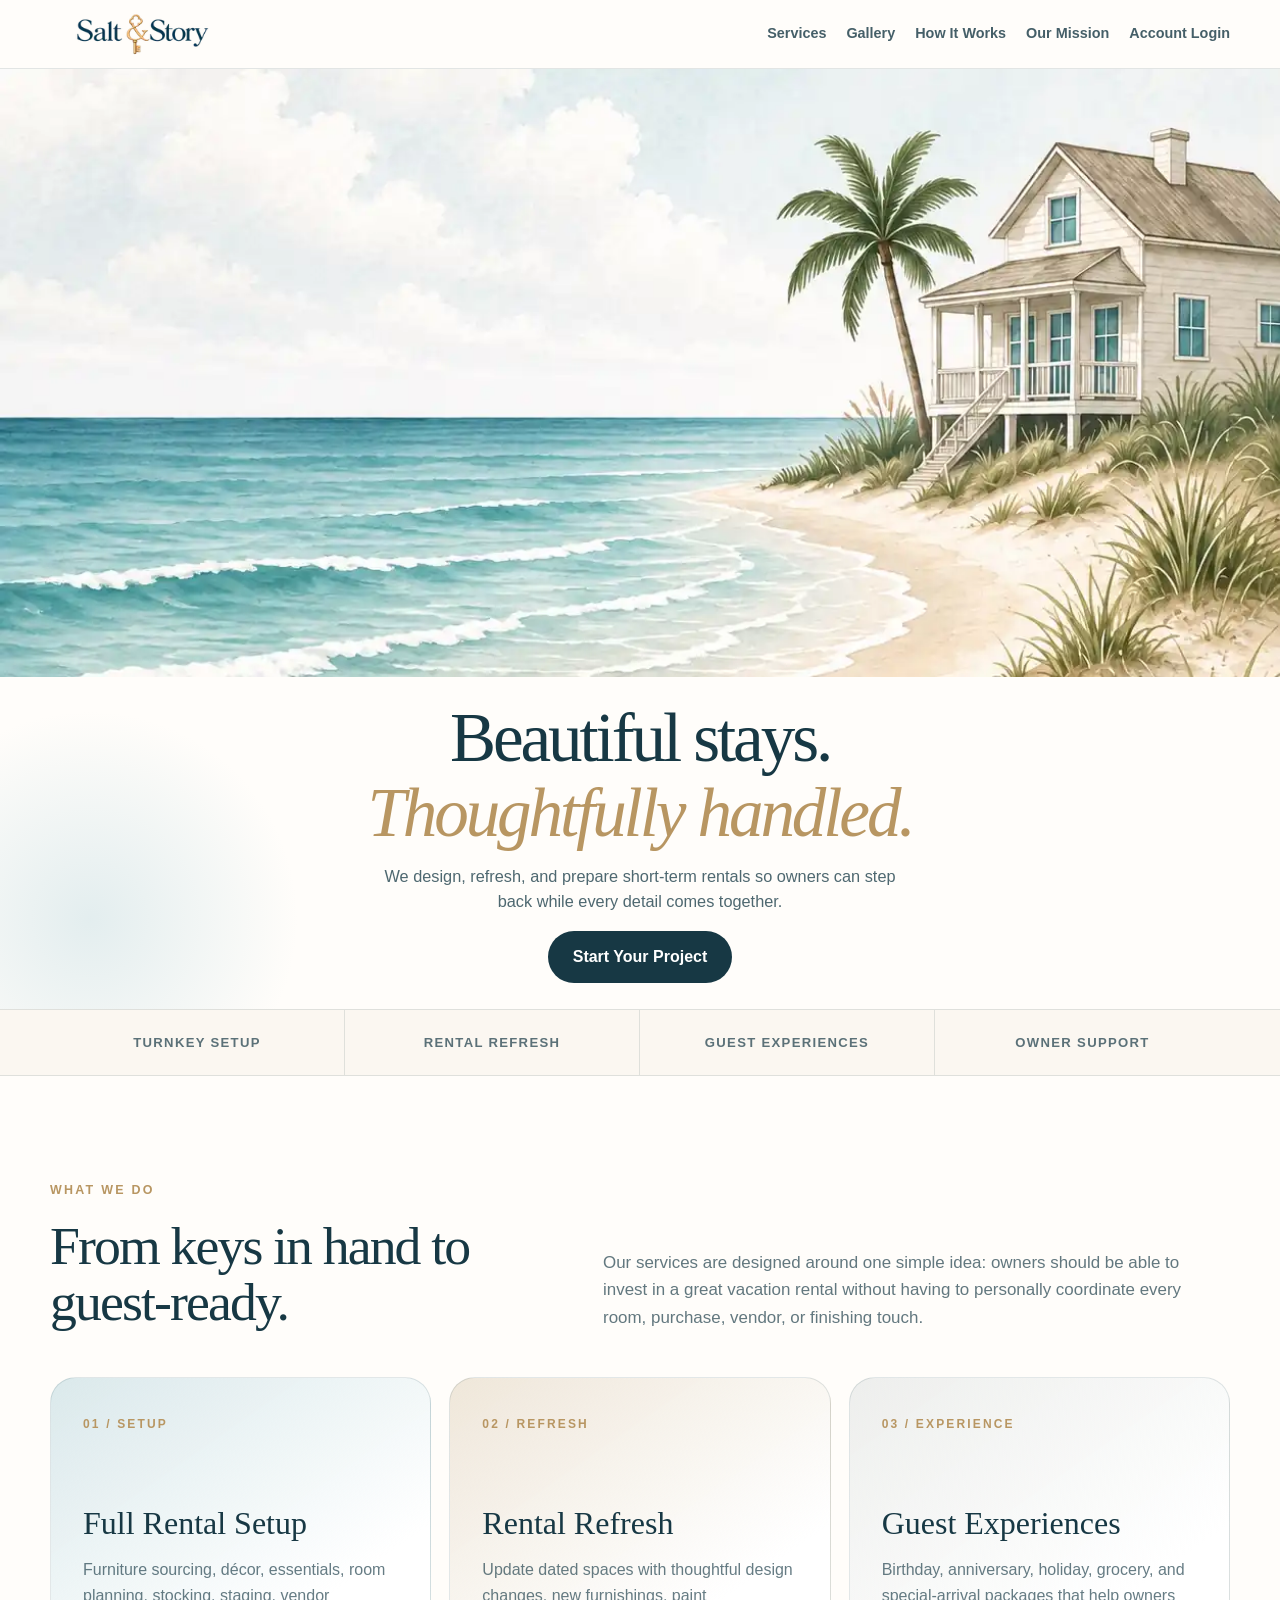
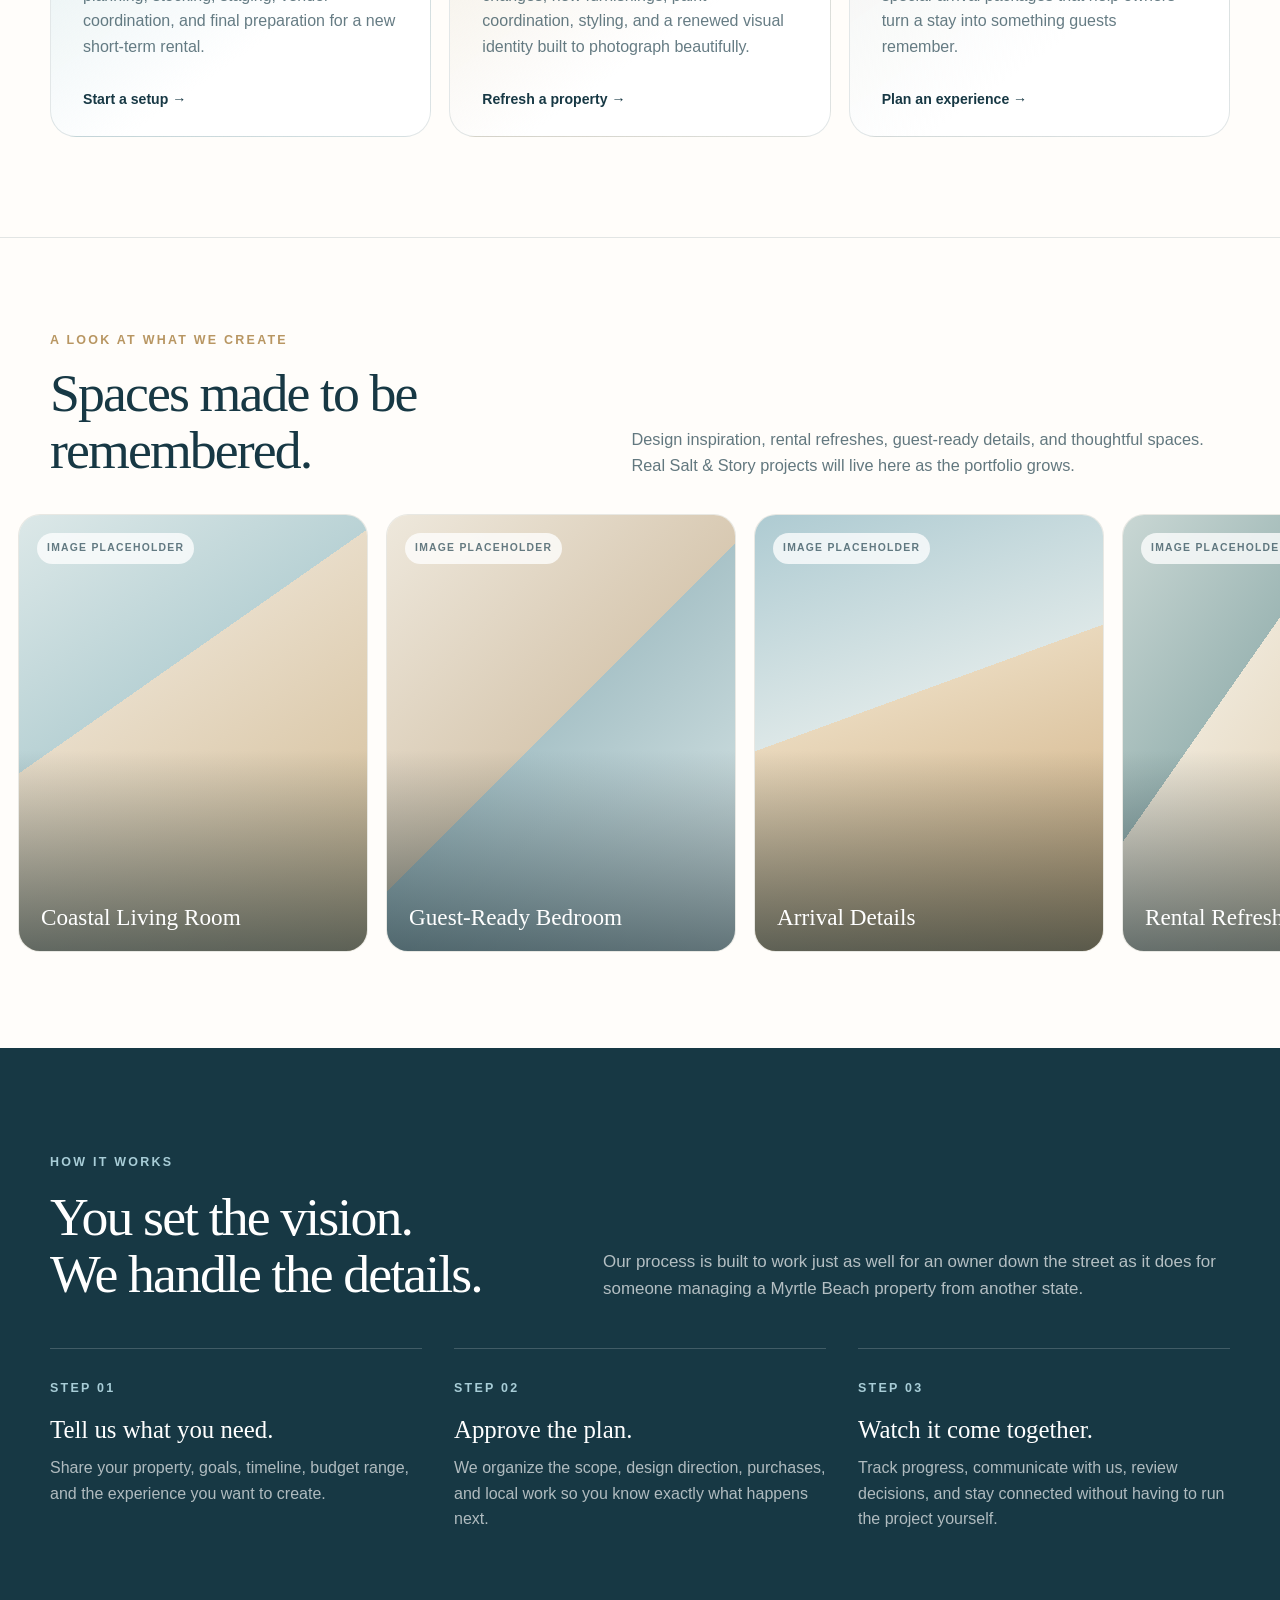
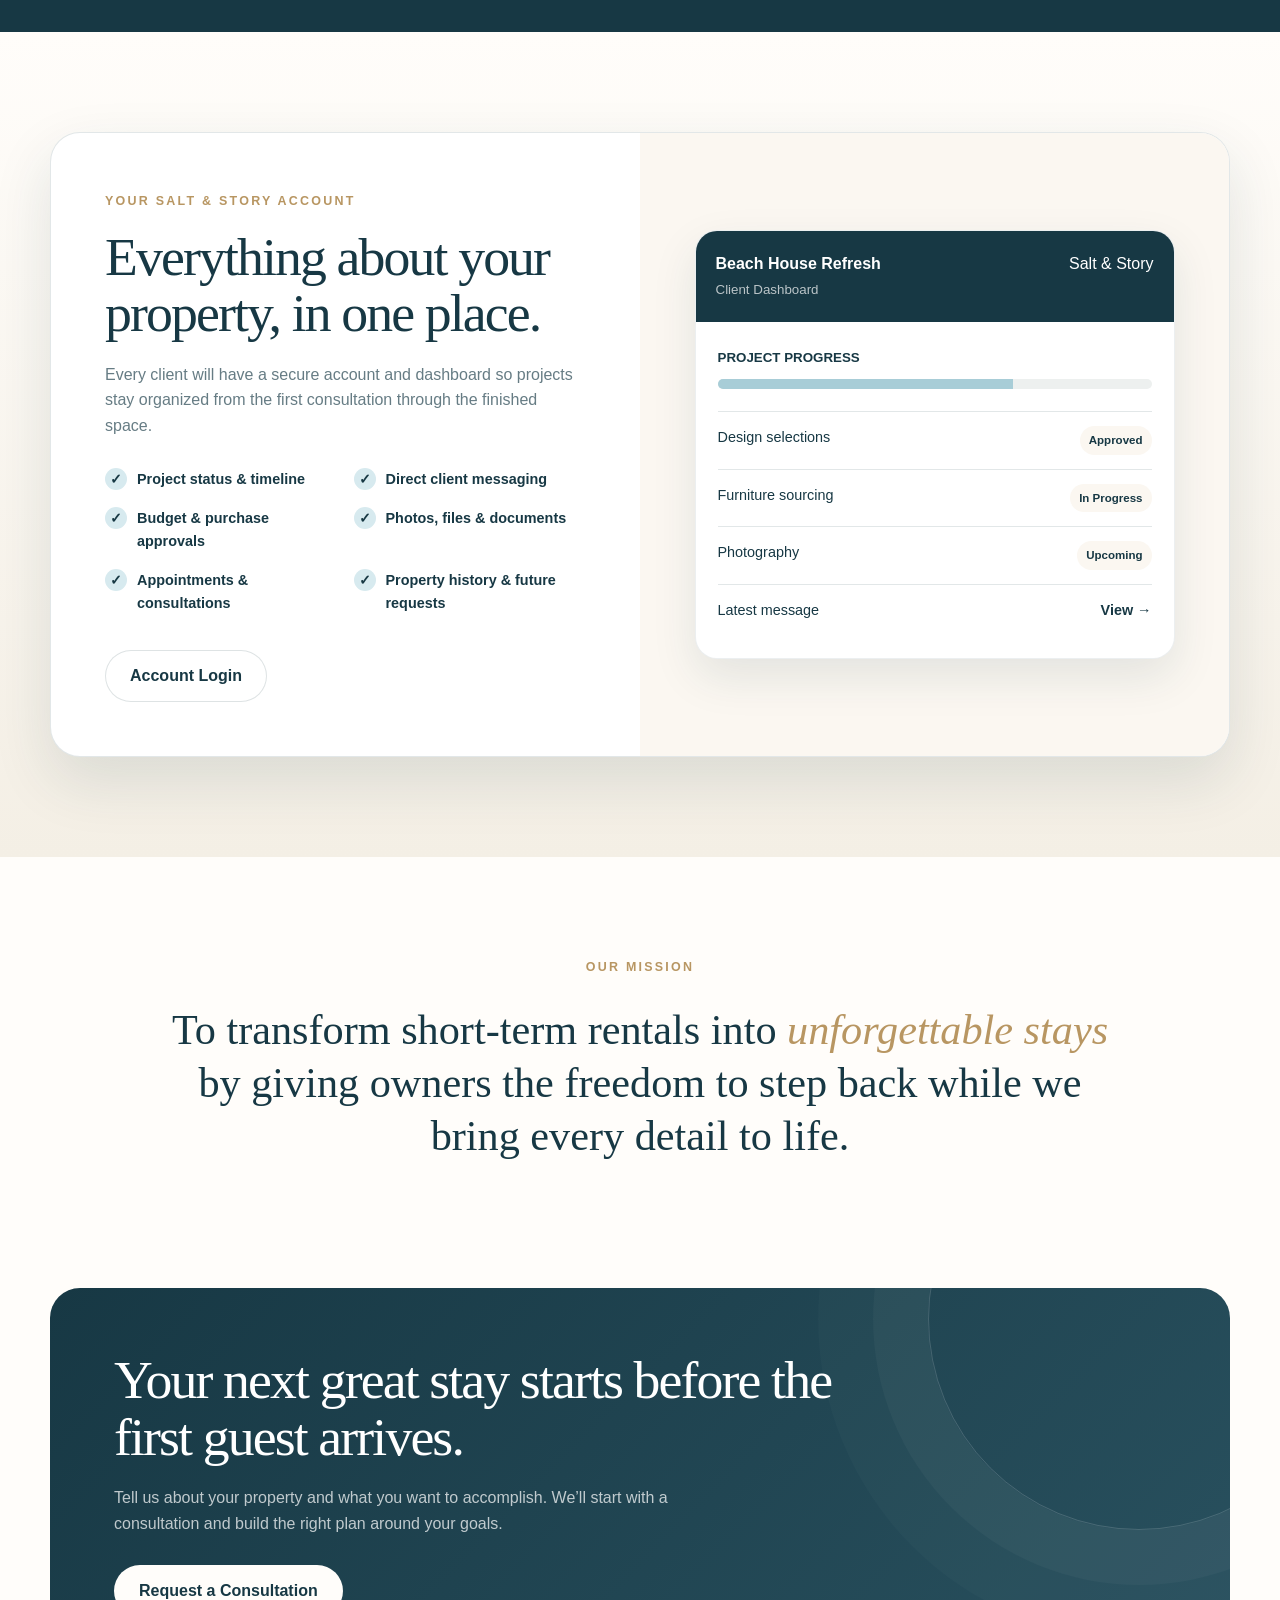
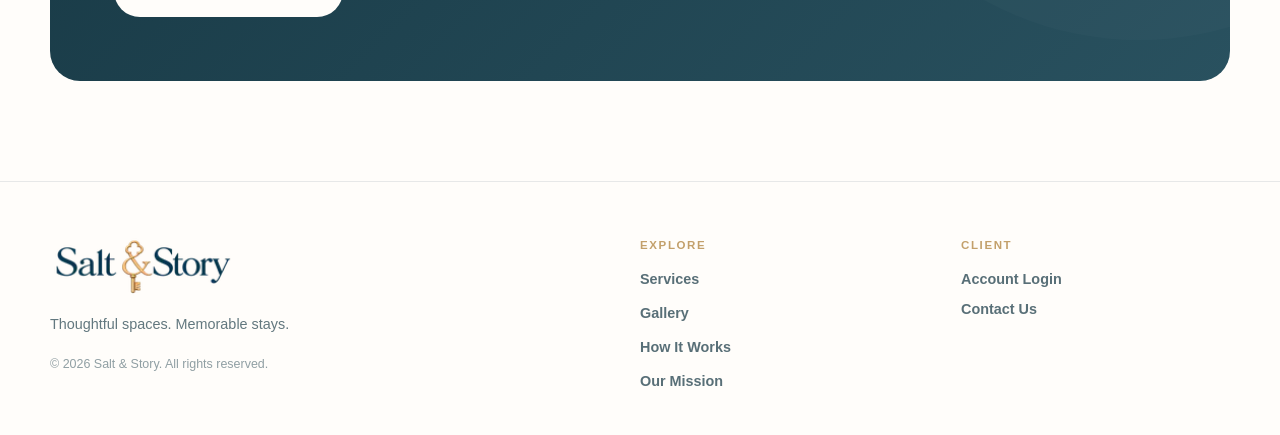
<file: index.html>
<!DOCTYPE html>
<html lang="en">
<head>
<meta charset="UTF-8" />
<meta name="viewport" content="width=device-width, initial-scale=1.0" />
<title>Salt & Story | Vacation Rental Setup & Design</title>
<meta name="description" content="Done-for-you short-term rental setup, refresh, design, and guest experience services for vacation rental owners." />
<link rel="stylesheet" href="hero.css">
<link rel="stylesheet" href="wordmark.css">
<link rel="stylesheet" href="index-1.css">
<link rel="stylesheet" href="index-2.css">
<link rel="stylesheet" href="index-3.css">
<link rel="stylesheet" href="index-4.css">
<link rel="stylesheet" href="index-5.css">
</head>
<body>
<header class="site-header">
  <div class="unified-nav">
    <a href="./index.html" class="brand" aria-label="Salt & Story home"><img class="brand-wordmark" src="data:image/svg+xml,%3Csvg xmlns=%22http://www.w3.org/2000/svg%22 viewBox=%220 0 3 1%22%3E%3C/svg%3E" alt="Salt & Story"></a>
    <nav class="desktop-nav" aria-label="Primary navigation"><a href="./index.html#services">Services</a><a href="./index.html#gallery">Gallery</a><a href="./index.html#process">How It Works</a><a href="./index.html#mission">Our Mission</a><a href="./login.html">Account Login</a></nav>
    <details class="nav-menu"><summary class="menu-toggle" aria-label="Open menu"><span></span><span></span><span></span></summary><nav class="menu-panel" aria-label="Mobile navigation"><a href="./index.html">Home</a><a href="./index.html#services">Services</a><a href="./index.html#gallery">Gallery</a><a href="./index.html#process">How It Works</a><a href="./index.html#mission">Our Mission</a><a href="./login.html">Account Login</a></nav></details>
  </div>
</header>
<main id="top">
  <section class="hero"><div class="container hero-stack"><div class="hero-brand-visual hero-brand-top" aria-label="Salt & Story coastal brand illustration"></div><div class="hero-panel hero-panel-centered"><h1>Beautiful stays.<br><em>Thoughtfully handled.</em></h1><p class="hero-copy">We design, refresh, and prepare short-term rentals so owners can step back while every detail comes together.</p><div class="hero-actions"><button class="btn btn-primary" onclick="openConsultation()">Start Your Project</button></div></div></div></section>
  <section class="trust-strip" aria-label="Core capabilities"><div class="container trust-grid"><div class="trust-item">Turnkey Setup</div><div class="trust-item">Rental Refresh</div><div class="trust-item">Guest Experiences</div><div class="trust-item">Owner Support</div></div></section>
  <section class="section" id="services"><div class="container"><div class="section-head"><div><span class="eyebrow">What we do</span><h2 style="margin-top:16px;">From keys in hand to guest-ready.</h2></div><p>Our services are designed around one simple idea: owners should be able to invest in a great vacation rental without having to personally coordinate every room, purchase, vendor, or finishing touch.</p></div><div class="services-grid">
    <article class="service-card"><span class="service-number">01 / SETUP</span><h3>Full Rental Setup</h3><p>Furniture sourcing, décor, essentials, room planning, stocking, staging, vendor coordination, and final preparation for a new short-term rental.</p><button class="service-link" onclick="openConsultation('Full Rental Setup')">Start a setup →</button></article>
    <article class="service-card"><span class="service-number">02 / REFRESH</span><h3>Rental Refresh</h3><p>Update dated spaces with thoughtful design changes, new furnishings, paint coordination, styling, and a renewed visual identity built to photograph beautifully.</p><button class="service-link" onclick="openConsultation('Rental Refresh')">Refresh a property →</button></article>
    <article class="service-card"><span class="service-number">03 / EXPERIENCE</span><h3>Guest Experiences</h3><p>Birthday, anniversary, holiday, grocery, and special-arrival packages that help owners turn a stay into something guests remember.</p><button class="service-link" onclick="openConsultation('Guest Experiences')">Plan an experience →</button></article>
  </div></div></section>
  <section class="gallery-section" id="gallery" aria-labelledby="galleryTitle"><div class="container gallery-heading"><div><span class="eyebrow">A look at what we create</span><h2 id="galleryTitle">Spaces made to be remembered.</h2></div><p>Design inspiration, rental refreshes, guest-ready details, and thoughtful spaces. Real Salt & Story projects will live here as the portfolio grows.</p></div><div class="gallery-rail-wrap" aria-label="Scrolling Salt & Story gallery"><div class="gallery-rail">
    <div class="gallery-card gallery-a"><span>Coastal Living Room</span></div><div class="gallery-card gallery-b"><span>Guest-Ready Bedroom</span></div><div class="gallery-card gallery-c"><span>Arrival Details</span></div><div class="gallery-card gallery-d"><span>Rental Refresh</span></div><div class="gallery-card gallery-e"><span>Styled Dining Space</span></div><div class="gallery-card gallery-f"><span>Special Occasion Setup</span></div>
    <div class="gallery-card gallery-a" aria-hidden="true"><span>Coastal Living Room</span></div><div class="gallery-card gallery-b" aria-hidden="true"><span>Guest-Ready Bedroom</span></div><div class="gallery-card gallery-c" aria-hidden="true"><span>Arrival Details</span></div><div class="gallery-card gallery-d" aria-hidden="true"><span>Rental Refresh</span></div><div class="gallery-card gallery-e" aria-hidden="true"><span>Styled Dining Space</span></div><div class="gallery-card gallery-f" aria-hidden="true"><span>Special Occasion Setup</span></div>
  </div></div></section>
  <section class="section how" id="process"><div class="container"><div class="section-head"><div><span class="eyebrow">How it works</span><h2 style="margin-top:16px;">You set the vision.<br>We handle the details.</h2></div><p>Our process is built to work just as well for an owner down the street as it does for someone managing a Myrtle Beach property from another state.</p></div><div class="steps"><div class="step"><strong>STEP 01</strong><h3>Tell us what you need.</h3><p>Share your property, goals, timeline, budget range, and the experience you want to create.</p></div><div class="step"><strong>STEP 02</strong><h3>Approve the plan.</h3><p>We organize the scope, design direction, purchases, and local work so you know exactly what happens next.</p></div><div class="step"><strong>STEP 03</strong><h3>Watch it come together.</h3><p>Track progress, communicate with us, review decisions, and stay connected without having to run the project yourself.</p></div></div></div></section>
  <section class="portal" id="portal"><div class="container portal-card"><div class="portal-copy"><span class="eyebrow">Your Salt & Story account</span><h2>Everything about your property, in one place.</h2><p>Every client will have a secure account and dashboard so projects stay organized from the first consultation through the finished space.</p><div class="portal-features"><div class="portal-feature"><span class="check">✓</span><span>Project status & timeline</span></div><div class="portal-feature"><span class="check">✓</span><span>Direct client messaging</span></div><div class="portal-feature"><span class="check">✓</span><span>Budget & purchase approvals</span></div><div class="portal-feature"><span class="check">✓</span><span>Photos, files & documents</span></div><div class="portal-feature"><span class="check">✓</span><span>Appointments & consultations</span></div><div class="portal-feature"><span class="check">✓</span><span>Property history & future requests</span></div></div><button class="btn btn-secondary" onclick="window.location.href='login.html'">Account Login</button></div><div class="portal-preview"><div class="dashboard" aria-label="Client dashboard preview"><div class="dash-top"><div><strong>Beach House Refresh</strong><br><small>Client Dashboard</small></div><span>Salt & Story</span></div><div class="dash-body"><small style="font-weight:800;">PROJECT PROGRESS</small><div class="progress"><span></span></div><div class="dash-row"><span>Design selections</span><span class="status">Approved</span></div><div class="dash-row"><span>Furniture sourcing</span><span class="status">In Progress</span></div><div class="dash-row"><span>Photography</span><span class="status">Upcoming</span></div><div class="dash-row"><span>Latest message</span><strong>View →</strong></div></div></div></div></div></section>
  <section class="mission" id="mission"><div class="container"><span class="eyebrow">Our mission</span><blockquote>To transform short-term rentals into <em>unforgettable stays</em> by giving owners the freedom to step back while we bring every detail to life.</blockquote></div></section>
  <section class="cta"><div class="container cta-card"><h2>Your next great stay starts before the first guest arrives.</h2><p>Tell us about your property and what you want to accomplish. We’ll start with a consultation and build the right plan around your goals.</p><button class="btn btn-light" onclick="openConsultation()">Request a Consultation</button></div></section>
</main>
<footer class="site-footer"><div class="container footer-grid"><div class="footer-brand-block"><a href="./index.html" class="footer-brand-link" aria-label="Salt & Story home"><img class="footer-logo brand-wordmark" src="data:image/svg+xml,%3Csvg xmlns=%22http://www.w3.org/2000/svg%22 viewBox=%220 0 3 1%22%3E%3C/svg%3E" alt="Salt & Story"></a><p class="footer-tagline">Thoughtful spaces. Memorable stays.</p><div class="copyright">© 2026 Salt & Story. All rights reserved.</div></div><nav class="footer-menu-group" aria-label="Explore"><div class="footer-menu-title">Explore</div><a href="./index.html#services">Services</a><a href="./index.html#gallery">Gallery</a><a href="./index.html#process">How It Works</a><a href="./index.html#mission">Our Mission</a></nav><nav class="footer-menu-group" aria-label="Client"><div class="footer-menu-title">Client</div><a href="./login.html">Account Login</a><button class="footer-contact-link" type="button" onclick="openConsultation()">Contact Us</button></nav></div></footer>
<div class="modal" id="consultModal" role="dialog" aria-modal="true" aria-labelledby="consultTitle"><div class="modal-card"><div id="formWrap"><div class="modal-top"><div><span class="eyebrow">Start your project</span><h3 id="consultTitle" style="margin-top:10px;">Request a consultation</h3></div><button class="close" onclick="closeModal('consultModal')" aria-label="Close">×</button></div><form id="consultForm"><div class="form-grid">
  <div class="field"><label for="name">NAME</label><input id="name" name="name" required maxlength="120" autocomplete="name" placeholder="Your name" /></div>
  <div class="field"><label for="email">EMAIL</label><input id="email" name="email" type="email" required maxlength="200" autocomplete="email" placeholder="you@example.com" /></div>
  <div class="field"><label for="phone">PHONE</label><input id="phone" name="phone" type="tel" maxlength="60" autocomplete="tel" placeholder="(555) 555-5555" /></div>
  <div class="field"><label for="property">PROPERTY LOCATION</label><input id="property" name="property" maxlength="300" placeholder="City or property address" /></div>
  <div class="field full"><label for="service">WHAT CAN WE HELP WITH?</label><select id="service" name="service"><option>Full Rental Setup</option><option>Rental Refresh</option><option>Guest Experiences</option><option>Owner Consulting</option><option>I'm not sure yet</option></select></div>
  <div class="field full"><label for="message">TELL US ABOUT THE PROPERTY</label><textarea id="message" name="message" maxlength="3000" placeholder="What are you hoping to accomplish?"></textarea></div>
  <div aria-hidden="true" style="position:absolute;left:-10000px;top:auto;width:1px;height:1px;overflow:hidden"><label for="website">Website</label><input id="website" name="website" tabindex="-1" autocomplete="off"></div>
</div><div class="form-actions"><button class="btn btn-primary" id="consultSubmit" type="submit">Request Consultation</button></div><div class="form-note" id="consultStatus" aria-live="polite">Your request goes directly to the Salt & Story team. We’ll follow up using the contact information you provide.</div></form></div><div class="success" id="successState"><div class="success-mark">✓</div><h3>We’ve got your request.</h3><p style="margin:12px auto 24px;max-width:460px;color:rgba(23,56,68,.66);">Thanks for reaching out. Salt & Story will review your property details and follow up using the email or phone number you provided.</p><button class="btn btn-primary" onclick="closeModal('consultModal')">Done</button></div></div></div>
<script>
const LEAD_ENDPOINT='https://mqiofvksgipmowyfjqjn.supabase.co/functions/v1/salt-story-lead-submit';
const SUPABASE_PUBLISHABLE_KEY='sb_publishable_a2gI08GTG1ON5hDwnNvw-g_QUH4SbsB';
function openConsultation(service){const modal=document.getElementById('consultModal');document.getElementById('formWrap').style.display='block';document.getElementById('successState').classList.remove('show');const status=document.getElementById('consultStatus');status.textContent='Your request goes directly to the Salt & Story team. We’ll follow up using the contact information you provide.';status.style.color='';modal.classList.add('open');document.body.style.overflow='hidden';if(service)document.getElementById('service').value=service}
function closeModal(id){document.getElementById(id).classList.remove('open');document.body.style.overflow=''}
function showPortalMessage(){window.location.href='./login.html'}
document.querySelectorAll('.modal').forEach(modal=>modal.addEventListener('click',e=>{if(e.target===modal)closeModal(modal.id)}));
document.addEventListener('keydown',e=>{if(e.key==='Escape')document.querySelectorAll('.modal.open').forEach(m=>closeModal(m.id))});
document.getElementById('consultForm').addEventListener('submit',async e=>{e.preventDefault();const form=e.currentTarget,button=document.getElementById('consultSubmit'),status=document.getElementById('consultStatus'),data=Object.fromEntries(new FormData(form).entries());button.disabled=true;button.textContent='Sending…';status.textContent='Sending your request securely…';status.style.color='';try{const response=await fetch(LEAD_ENDPOINT,{method:'POST',headers:{'Content-Type':'application/json','apikey':SUPABASE_PUBLISHABLE_KEY},body:JSON.stringify(data)});const result=await response.json().catch(()=>({}));if(!response.ok||!result.ok)throw new Error(result.error||'We could not send your request. Please try again.');form.reset();document.getElementById('formWrap').style.display='none';document.getElementById('successState').classList.add('show')}catch(err){status.textContent=err?.message||'We could not send your request. Please try again.';status.style.color='#8a4747'}finally{button.disabled=false;button.textContent='Request Consultation'}});
</script>
</body>
</html>
</file>
<file: hero.css>
:root{--hero-art:url("assets/site-hero.webp");}
</file>
<file: wordmark.css>
:root{--wordmark-art:url("[data-uri]");}
img.brand-wordmark{background-image:var(--wordmark-art)!important;background-repeat:no-repeat!important;background-position:center!important;background-size:contain!important;}
</file>
<file: index-1.css>
:root {
  --ink: #173844;
  --ink-soft: #21424a;
  --sea: #a8cdd7;
  --sea-soft: #d7eaef;
  --sand: #d9c8ad;
  --sand-deep: #b89662;
  --cream: #fbf7f1;
  --paper: #fffdfa;
  --line: rgba(23,56,68,.12);
  --shadow: 0 24px 60px rgba(23,56,68,.12);
  --radius: 26px;
}

* { box-sizing: border-box; }
html { scroll-behavior: smooth; }
body {
  margin: 0;
  background: var(--paper);
  color: var(--ink);
  font-family: -apple-system, BlinkMacSystemFont, "Segoe UI", Arial, sans-serif;
  line-height: 1.6;
}

a { color: inherit; text-decoration: none; }
img { display: block; max-width: 100%; }
button, input, textarea, select { font: inherit; }

.container {
  width: min(1180px, calc(100% - 40px));
  margin: 0 auto;
}

h1, h2, h3 {
  margin: 0;
  font-family: Georgia, "Times New Roman", serif;
  font-weight: 400;
  line-height: 1.05;
}

h1 { font-size: clamp(3.2rem, 7vw, 6rem); letter-spacing: -.045em; }
h2 { font-size: clamp(2.3rem, 4.2vw, 4rem); letter-spacing: -.035em; }
h3 { font-size: 1.55rem; }
p { margin: 0; }

.eyebrow {
  display: inline-flex;
  align-items: flex-start;
  gap: 0;
  font-size: .78rem;
  font-weight: 700;
  letter-spacing: .18em;
  text-transform: uppercase;
  color: var(--sand-deep);
}
.eyebrow::before {
  display: none;
}

.btn {
  display: inline-flex;
  align-items: flex-start;
  justify-content: center;
  min-height: 52px;
  padding: 0 24px;
  border-radius: 999px;
  border: 1px solid transparent;
  font-weight: 700;
  cursor: pointer;
  transition: transform .2s ease, background .2s ease, color .2s ease, border-color .2s ease;
}
.btn:hover { transform: translateY(-2px); }
.btn-primary { background: var(--ink); color: white; }
.btn-primary:hover { background: #0f2c36; }
.btn-secondary { background: rgba(255,255,255,.78); color: var(--ink); border-color: rgba(23,56,68,.14); backdrop-filter: blur(10px); }
.btn-secondary:hover { background: white; }
.btn-light { background: var(--paper); color: var(--ink); }

.site-header {
  position: sticky;
  top: 0;
  z-index: 100;
  background: rgba(255,253,250,.9);
  backdrop-filter: blur(16px);
  border-bottom: 1px solid var(--line);
}

.nav {
  min-height: 74px;
  display: grid;
  grid-template-columns: auto 1fr auto;
  align-items: flex-start;
  gap: 22px;
}

.brand img {
  width: min(300px, 28vw);
  height: auto;
}

.nav-links {
  display: flex;
  justify-content: center;
  gap: 22px;
  font-size: .94rem;
  font-weight: 600;
}
.nav-links a {
  opacity: .84;
}
.nav-links a:hover {
  opacity: 1;
}

.nav-actions {
  display: flex;
  align-items: flex-start;
  gap: 14px;
}
.login-link {
  border: 0;
  background: none;
  color: inherit;
  cursor: pointer;
  font-weight: 700;
  font-size: .92rem;
}

.menu-btn {
  display: none;
  border: 0;
  background: none;
  padding: 8px;
  cursor: pointer;
}
.menu-btn span {
  display: block;
  width: 24px;
  height: 2px;
  margin: 5px 0;
  background: var(--ink);
}

.mobile-menu {
  display: none;
}

.hero {
  position: relative;
  min-height: auto;
  display: flex;
  align-items: flex-start;
  background-image:
    linear-gradient(90deg, rgba(251,247,241,.95) 0%, rgba(251,247,241,.88) 26%, rgba(251,247,241,.60) 45%, rgba(251,247,241,.18) 64%, rgba(251,247,241,.18) 100%),
    url("var(--hero-art)");
  background-size: cover, cover;
  background-position: center center, right center;
  background-repeat: no-repeat;
  overflow: hidden;
}

.hero::after {
  content: "";
  position: absolute;
  inset: auto auto -120px -120px;
  width: 420px;
  height: 420px;
  border-radius: 50%;
  background: radial-gradient(circle, rgba(168,205,215,.32), rgba(168,205,215,0) 70%);
  pointer-events: none;
}

.hero-grid {
  position: relative;
  z-index: 2;
  width: 100%;
  padding: 64px 0 52px;
}

.hero-panel {
  width: min(600px, 100%);
  padding: 0;
}

.hero h1 {
  margin: 20px 0 22px;
  color: var(--ink);
}

.hero h1 em {
  color: var(--sand-deep);
  font-style: italic;
}

.hero-copy {
  font-size: 1.16rem;
  max-width: 560px;
  color: rgba(23,56,68,.76);
}

.hero-actions {
  display: flex;
  flex-wrap: wrap;
  gap: 12px;
  margin-top: 34px;
}

.hero-points {
  display: flex;
  flex-wrap: wrap;
  gap: 12px;
  margin-top: 28px;
}

.hero-points span {
  display: inline-flex;
  align-items: flex-start;
  padding: 9px 14px;
  border-radius: 999px;
  background: rgba(255,255,255,.68);
  border: 1px solid rgba(23,56,68,.08);
  color: rgba(23,56,68,.68);
  font-size: .86rem;
  backdrop-filter: blur(10px);
}

.trust-strip {
  border-top: 1px solid var(--line);
  border-bottom: 1px solid var(--line);
  background: var(--cream);
}

.trust-grid {
  display: grid;
  grid-template-columns: repeat(4, 1fr);
}

.trust-item {
  padding: 22px 18px;
  text-align: center;
  border-right: 1px solid var(--line);
  font-size: .82rem;
  letter-spacing: .1em;
  text-transform: uppercase;
  font-weight: 700;
  color: rgba(23,56,68,.7);
}
.trust-item:last-child { border-right: 0; }

.section {
  padding: 100px 0;
}

.section-head {
  display: grid;
  grid-template-columns: .9fr 1.1fr;
  gap: 40px;
  align-items: end;
  margin-bottom: 46px;
}
.section-head p {
  max-width: 620px;
  color: rgba(23,56,68,.68);
  font-size: 1.06rem;
}

.services-grid {
  display: grid;
  grid-template-columns: repeat(3, 1fr);
  gap: 18px;
}
.service-card {
  position: relative;
  min-height: 360px;
  padding: 32px;
  border-radius: var(--radius);
  border: 1px solid var(--line);
  background: white;
  overflow: hidden;
  transition: transform .25s ease, box-shadow .25s ease;
}
.service-card:hover {
  transform: translateY(-5px);
  box-shadow: var(--shadow);
}
.service-card:nth-child(1) {
  background: linear-gradient(145deg, rgba(168,205,215,.42), white 66%);
}
.service-card:nth-child(2) {
  background: linear-gradient(145deg, rgba(217,200,173,.42), white 66%);
}
.service-card:nth-child(3) {
  background: linear-gradient(145deg, rgba(156,173,176,.18), white 66%);
}
.service-number {
  font-size: .75rem;
  letter-spacing: .18em;
  color: var(--sand-deep);
  font-weight: 800;
}
.service-card h3 {
  margin: 72px 0 16px;
  font-size: 2rem;
}
.service-card p {
  color: rgba(23,56,68,.66);
}
.service-link {
  position: absolute;
  left: 32px;
  bottom: 30px;
  font-weight: 800;
  font-size: .88rem;
  border: 0;
  background: none;
  padding: 0;
  color: inherit;
  cursor: pointer;
}

.how {
  background: var(--ink);
  color: white;
}
.how .eyebrow {
  color: var(--sea);
}
.how .section-head p {
  color: rgba(255,255,255,.68);
}
.steps {
  display: grid;
  grid-template-columns: repeat(3, 1fr);
  gap: 32px;
}
.step {
  padding-top: 30px;
  border-top: 1px solid rgba(255,255,255,.18);
}
.step strong {
  display: block;
  color: var(--sea);
  font-size: .78rem;
  letter-spacing: .18em;
  margin-bottom: 18px;
}
.step h3 {
  margin-bottom: 12px;
  color: white;
}
.step p {
  color: rgba(255,255,255,.66);
}

.portal {
  padding: 100px 0;
  background: linear-gradient(180deg, var(--paper), #f4efe5);
}
.portal-card {
  display: grid;
  grid-template-columns: 1fr 1fr;
  background: white;
  border: 1px solid var(--line);
  border-radius: 30px;
  box-shadow: var(--shadow);
  overflow: hidden;
}
.portal-copy {
  padding: 54px;
}
.portal-copy h2 {
  margin: 16px 0 20px;
}
.portal-copy > p {
  max-width: 560px;
  color: rgba(23,56,68,.66);
}
.portal-features {
  display: grid;
  grid-template-columns: 1fr 1fr;
  gap: 16px;
  margin: 30px 0 34px;
}
.portal-feature {
  display: flex;
  gap: 10px;
  align-items: flex-start;
  font-size: .9rem;
  font-weight: 650;
}
</file>
<file: index-2.css>
.check {
  width: 22px;
  height: 22px;
  border-radius: 50%;
  background: var(--sea-soft);
  display: inline-grid;
  place-items: center;
  flex: 0 0 22px;
}
.portal-preview {
  background: var(--cream);
  padding: 36px;
  display: grid;
  place-items: center;
}
.dashboard {
  width: 100%;
  max-width: 480px;
  background: white;
  border-radius: 22px;
  box-shadow: 0 18px 45px rgba(23,56,68,.1);
  overflow: hidden;
  border: 1px solid rgba(23,56,68,.08);
}
.dash-top {
  padding: 20px;
  background: var(--ink);
  color: white;
  display: flex;
  justify-content: space-between;
  align-items: flex-start;
}
.dash-top small { opacity: .7; }
.dash-body {
  padding: 22px;
}
.progress {
  height: 10px;
  background: #edf0ef;
  border-radius: 999px;
  overflow: hidden;
  margin: 10px 0 22px;
}
.progress span {
  display: block;
  height: 100%;
  width: 68%;
  background: var(--sea);
}
.dash-row {
  display: grid;
  grid-template-columns: 1fr auto;
  gap: 12px;
  padding: 14px 0;
  border-top: 1px solid var(--line);
  font-size: .9rem;
}
.status {
  padding: 5px 9px;
  border-radius: 999px;
  background: var(--cream);
  color: var(--ink);
  font-size: .72rem;
  font-weight: 800;
}

.mission {
  padding: 96px 0;
  text-align: center;
}
.mission blockquote {
  margin: 26px auto 0;
  max-width: 950px;
  font-family: Georgia, "Times New Roman", serif;
  font-size: clamp(1.8rem, 3.3vw, 3.1rem);
  line-height: 1.25;
  color: var(--ink);
}
.mission blockquote em {
  color: var(--sand-deep);
}

.cta {
  padding: 30px 0 100px;
}
.cta-card {
  position: relative;
  overflow: hidden;
  border-radius: 30px;
  padding: 64px;
  background: linear-gradient(135deg, #173844, #29515f);
  color: white;
}
.cta-card::after {
  content: "";
  position: absolute;
  width: 420px;
  height: 420px;
  border-radius: 50%;
  right: -120px;
  top: -180px;
  border: 1px solid rgba(255,255,255,.16);
  box-shadow: 0 0 0 55px rgba(255,255,255,.03), 0 0 0 110px rgba(255,255,255,.02);
}
.cta-card h2 {
  position: relative;
  z-index: 2;
  max-width: 770px;
}
.cta-card p {
  position: relative;
  z-index: 2;
  max-width: 600px;
  margin: 20px 0 28px;
  color: rgba(255,255,255,.72);
}

footer {
  border-top: 1px solid var(--line);
  padding: 42px 0;
}
.footer-grid {
  display: flex;
  justify-content: space-between;
  gap: 30px;
  align-items: flex-start;
}
.footer-logo {
  width: 180px;
}
.footer-links {
  display: flex;
  flex-wrap: wrap;
  gap: 20px;
  font-size: .88rem;
  color: rgba(23,56,68,.68);
}
.copyright {
  font-size: .78rem;
  color: rgba(23,56,68,.5);
  margin-top: 12px;
}

.modal {
  position: fixed;
  inset: 0;
  z-index: 200;
  display: none;
  align-items: flex-start;
  justify-content: center;
  padding: 20px;
  background: rgba(11,25,32,.66);
}
.modal.open {
  display: flex;
}
.modal-card {
  width: min(680px, 100%);
  max-height: 92vh;
  overflow-y: auto;
  border-radius: 24px;
  background: var(--paper);
  box-shadow: 0 30px 80px rgba(0,0,0,.28);
  padding: 30px;
}
.modal-top {
  display: flex;
  justify-content: space-between;
  gap: 20px;
  align-items: start;
  margin-bottom: 22px;
}
.modal-top h3 {
  font-size: 2rem;
}
.close {
  width: 40px;
  height: 40px;
  border-radius: 50%;
  border: 1px solid var(--line);
  background: white;
  cursor: pointer;
  font-size: 1.2rem;
}
.form-grid {
  display: grid;
  grid-template-columns: 1fr 1fr;
  gap: 16px;
}
.field {
  display: grid;
  gap: 7px;
}
.field.full {
  grid-column: 1 / -1;
}
label {
  font-size: .78rem;
  font-weight: 800;
  letter-spacing: .04em;
}
input, select, textarea {
  width: 100%;
  border: 1px solid rgba(23,56,68,.18);
  border-radius: 12px;
  background: white;
  padding: 13px 14px;
  color: var(--ink);
  outline: none;
}
textarea {
  min-height: 110px;
  resize: vertical;
}
input:focus, select:focus, textarea:focus {
  border-color: var(--sea);
  box-shadow: 0 0 0 3px rgba(168,205,215,.28);
}
.form-actions {
  display: flex;
  justify-content: flex-end;
  margin-top: 20px;
}
.form-note {
  margin-top: 12px;
  color: rgba(23,56,68,.54);
  font-size: .78rem;
}
.success {
  display: none;
  text-align: center;
  padding: 38px 14px;
}
.success.show {
  display: block;
}
.success-mark {
  width: 62px;
  height: 62px;
  border-radius: 50%;
  background: var(--sea-soft);
  display: grid;
  place-items: center;
  font-size: 1.6rem;
  margin: 0 auto 18px;
}

@media (max-width: 1024px) {
  .nav {
    grid-template-columns: 1fr auto;
  }
  .nav-links, .nav-actions .login-link, .nav-actions .btn {
    display: none;
  }
  .menu-btn {
    display: block;
  }
  .mobile-menu {
    display: none;
    padding: 0 20px 20px;
  }
  .mobile-menu.open {
    display: grid;
    gap: 4px;
  }
  .mobile-menu a, .mobile-menu button {
    padding: 14px 0;
    border: 0;
    border-bottom: 1px solid var(--line);
    background: transparent;
    text-align: left;
    font-weight: 700;
    color: var(--ink);
    cursor: pointer;
  }
  .services-grid,
  .steps {
    grid-template-columns: 1fr;
  }
  .portal-card,
  .section-head {
    grid-template-columns: 1fr;
  }
  .service-card {
    min-height: 300px;
  }
  .service-card h3 {
    margin-top: 48px;
  }
  .portal-preview {
    min-height: 520px;
  }
  .trust-grid {
    grid-template-columns: repeat(2, 1fr);
  }
  .trust-item:nth-child(2) {
    border-right: 0;
  }
  .trust-item:nth-child(-n+2) {
    border-bottom: 1px solid var(--line);
  }
}

@media (max-width: 760px) {
  .container {
    width: min(100% - 28px, 1180px);
  }
  .nav {
    min-height: 68px;
  }
  .brand img {
    width: min(220px, 52vw);
  }
  .hero {
    min-height: auto;
    background-image:
      linear-gradient(180deg, rgba(251,247,241,.94) 0%, rgba(251,247,241,.68) 40%, rgba(251,247,241,.86) 100%),
      url("var(--hero-art)");
    background-position: center top, 72% center;
  }
  .hero-grid {
    padding: 44px 0 40px;
  }
  .hero-panel {
    text-align: center;
  }
  .hero-copy {
    margin: 0 auto;
    font-size: 1.02rem;
  }
  .hero-actions {
    display: grid;
  }
  .hero-actions .btn {
    width: 100%;
  }
  .hero-points {
    justify-content: center;
  }
  h1 {
    font-size: clamp(3rem, 14vw, 4.7rem);
  }
  .section {
    padding: 72px 0;
  }
  .section-head {
    gap: 18px;
    margin-bottom: 30px;
  }
  .portal {
    padding: 72px 0;
  }
  .portal-copy {
    padding: 30px 24px;
  }
  .portal-features {
    grid-template-columns: 1fr;
  }
  .portal-preview {
    padding: 24px 18px;
    min-height: 430px;
  }
  .mission {
    padding: 72px 0;
  }
  .cta {
    padding-bottom: 70px;
  }
  .cta-card {
    padding: 42px 24px;
  }
  .footer-grid {
    flex-direction: column;
    align-items: flex-start;
  }
  .form-grid {
    grid-template-columns: 1fr;
  }
  .field.full {
    grid-column: auto;
  }
}



/* V6 mobile alignment refinements */
.nav {
  align-items: center;
}
.brand {
  display: flex;
  align-items: center;
  line-height: 0;
}
.nav-actions {
  align-items: center;
}
.brand img {
  width: min(260px, 26vw);
}

@media (max-width: 1024px) {
  .nav {
    align-items: center;
  }
  .nav-actions {
    align-items: center;
  }
  .menu-btn {
    align-self: center;
  }
}

@media (max-width: 760px) {
  .nav {
    min-height: 66px;
    align-items: center;
  }

  .brand img {
    width: 184px;
    max-height: 48px;
    object-fit: contain;
  }

  .menu-btn {
    display: flex;
    flex-direction: column;
    justify-content: center;
    width: 42px;
    height: 42px;
    padding: 8px;
    margin: 0;
  }

  .menu-btn span {
    width: 24px;
    margin: 3px auto;
  }

  .hero {
    background-position: center top, 78% center;
  }

  .hero-grid {
    padding: 30px 0 24px;
  }

  .hero .eyebrow {
    display: flex;
    justify-content: center;
    width: 100%;
    max-width: 345px;
    margin: 0 auto;
    gap: 0;
    line-height: 1.5;
    letter-spacing: .14em;
  }

  .hero .eyebrow::before {
    display: none;
  }

  .hero h1 {
    max-width: 355px;
    margin: 18px auto 20px;
    font-size: clamp(3rem, 13vw, 3.35rem);
    line-height: .99;
  }

  .hero-copy {
    max-width: 345px;
    margin: 0 auto;
    line-height: 1.55;
  }

  .hero-actions {
    max-width: 360px;
    margin: 26px auto 0;
    gap: 10px;
  }

  .hero-actions .btn {
    min-height: 50px;
  }
}
</file>
<file: index-3.css>
/* V7 button vertical centering fix */
button,
a.btn {
  line-height: 1 !important;
}
.btn,
button.btn,
a.btn {
  display: inline-flex !important;
  align-items: center !important;
  justify-content: center !important;
}
.hero-actions .btn,
.form-actions .btn,
.cta-card .btn,
.nav-actions .btn {
  min-height: 52px;
  padding-top: 0 !important;
  padding-bottom: 0 !important;
}
@media (max-width: 760px) {
  .hero-actions .btn {
    min-height: 50px;
  }
}

/* V10 simplified hero */
.hero {
  min-height: 560px;
  background-image:
    linear-gradient(90deg, rgba(251,247,241,.96) 0%, rgba(251,247,241,.88) 30%, rgba(251,247,241,.52) 48%, rgba(251,247,241,.08) 67%, rgba(251,247,241,.06) 100%),
    url("var(--hero-art)");
}
.hero-grid { padding: 74px 0 64px; }
.hero-panel { width: min(540px, 100%); }
.hero h1 {
  margin: 0 0 22px;
  max-width: 540px;
  font-size: clamp(3.6rem, 6.5vw, 5.7rem);
  line-height: .98;
}
.hero-copy { max-width: 500px; font-size: 1.08rem; line-height: 1.6; }
.hero-actions { margin-top: 28px; }
@media (max-width: 760px) {
  .hero {
    min-height: auto;
    background-image:
      linear-gradient(180deg, rgba(251,247,241,.90) 0%, rgba(251,247,241,.72) 46%, rgba(251,247,241,.90) 100%),
      url("var(--hero-art)");
    background-position: center top, 76% center;
  }
  .hero-grid { padding: 44px 0 34px; }
  .hero-panel { text-align: center; }
  .hero h1 { max-width: 350px; margin: 0 auto 18px; font-size: clamp(3rem, 13vw, 3.55rem); line-height: 1; }
  .hero-copy { max-width: 340px; margin: 0 auto; font-size: 1rem; line-height: 1.5; }
  .hero-actions { max-width: 340px; margin: 24px auto 0; }
}

/* V11 — brand visual hero + auto-scrolling gallery */
.hero { min-height: auto; background: #fffdfa; }
.hero-grid-clean {
  display: grid;
  grid-template-columns: minmax(0, .9fr) minmax(360px, 1.1fr);
  gap: 56px;
  align-items: center;
  padding: 52px 0 48px;
}
.hero-panel { width: 100%; max-width: 560px; }
.hero h1 {
  margin: 0 0 22px;
  max-width: 560px;
  font-size: clamp(3.5rem, 6vw, 5.6rem);
  line-height: .98;
}
.hero-copy { max-width: 510px; font-size: 1.08rem; line-height: 1.6; }
.hero-actions { margin-top: 28px; }
.hero-brand-visual {
  min-width: 0;
  border-radius: 26px;
  overflow: hidden;
  background: var(--cream);
  box-shadow: 0 18px 45px rgba(23,56,68,.08);
}
.hero-brand-visual img {
  width: 100%;
  aspect-ratio: 1 / 1;
  object-fit: cover;
  object-position: 74% center;
}
.gallery-section {
  padding: 88px 0 96px;
  overflow: hidden;
  background: #fffdfa;
  border-top: 1px solid var(--line);
}
.gallery-heading {
  display: grid;
  grid-template-columns: .95fr 1.05fr;
  gap: 40px;
  align-items: end;
  margin-bottom: 36px;
}
.gallery-heading h2 { margin-top: 14px; }
.gallery-heading p { max-width: 590px; color: rgba(23,56,68,.68); font-size: 1.02rem; }
.gallery-rail-wrap { overflow: hidden; width: 100%; }
.gallery-rail {
  display: flex;
  width: max-content;
  gap: 18px;
  padding-left: 18px;
  animation: saltStoryGallery 34s linear infinite;
  will-change: transform;
}
.gallery-rail-wrap:hover .gallery-rail { animation-play-state: paused; }
.gallery-card {
  position: relative;
  width: min(72vw, 350px);
  aspect-ratio: 4 / 5;
  flex: 0 0 auto;
  border-radius: 22px;
  overflow: hidden;
  border: 1px solid rgba(23,56,68,.08);
  background-color: var(--cream);
}
.gallery-card::before {
  content: "";
  position: absolute;
  inset: 0;
  background: linear-gradient(180deg, transparent 54%, rgba(15,38,46,.60) 100%), var(--placeholder);
}
.gallery-card::after {
  content: "IMAGE PLACEHOLDER";
  position: absolute;
  top: 18px;
  left: 18px;
  padding: 7px 10px;
  border-radius: 999px;
  background: rgba(255,255,255,.76);
  color: rgba(23,56,68,.66);
  font-size: .65rem;
  font-weight: 800;
  letter-spacing: .12em;
  backdrop-filter: blur(8px);
}
.gallery-card span {
  position: absolute;
  z-index: 2;
  left: 22px;
  right: 22px;
  bottom: 20px;
  color: white;
  font-family: Georgia, "Times New Roman", serif;
  font-size: 1.45rem;
  line-height: 1.1;
}
.gallery-a { --placeholder: linear-gradient(145deg, #dce8e8 0%, #b9d2d5 38%, #e8dcc8 38%, #d0b890 100%); }
.gallery-b { --placeholder: linear-gradient(135deg, #eee8dc 0%, #d8c9b2 48%, #a9c3c8 48%, #dce8e8 100%); }
.gallery-c { --placeholder: linear-gradient(160deg, #aecbd2 0%, #dce7e7 42%, #e9d8bc 42%, #caa675 100%); }
.gallery-d { --placeholder: linear-gradient(125deg, #c9d7d4 0%, #9eb7b5 35%, #eee6d6 35%, #d6bf9b 100%); }
.gallery-e { --placeholder: linear-gradient(150deg, #e8e1d5 0%, #d5c0a0 44%, #abc9ce 44%, #dce9e8 100%); }
.gallery-f { --placeholder: linear-gradient(135deg, #d8e7e8 0%, #b4cfd3 42%, #ecd8ba 42%, #d1aa79 100%); }
@keyframes saltStoryGallery { from { transform: translateX(0); } to { transform: translateX(calc(-50% - 9px)); } }
@media (max-width: 900px) {
  .hero-grid-clean { grid-template-columns: 1fr; gap: 28px; padding: 36px 0 34px; }
  .hero-panel { text-align: center; margin: 0 auto; }
  .hero h1 { margin-left: auto; margin-right: auto; }
  .hero-copy { margin: 0 auto; }
  .hero-actions { max-width: 340px; margin: 24px auto 0; }
  .hero-brand-visual { width: min(520px, 100%); margin: 0 auto; }
  .gallery-heading { grid-template-columns: 1fr; gap: 16px; }
}
@media (max-width: 600px) {
  .hero-grid-clean { padding: 26px 0 26px; }
  .hero h1 { max-width: 350px; font-size: clamp(3rem, 13vw, 3.5rem); }
  .hero-brand-visual { border-radius: 20px; }
  .hero-brand-visual img { object-position: 76% center; }
  .gallery-section { padding: 68px 0 74px; }
  .gallery-heading { margin-bottom: 26px; }
  .gallery-card { width: 74vw; max-width: 310px; }
}
@media (prefers-reduced-motion: reduce) {
  .gallery-rail { animation: none; transform: none; }
  .gallery-rail-wrap { overflow-x: auto; scrollbar-width: thin; }
}

/* V13 exact source asset rendering */
.brand img { display: block !important; width: 184px; height: auto; max-height: 52px; object-fit: contain; }
.hero-brand-visual img {
  display: block !important;
  width: 100% !important;
  height: auto !important;
  aspect-ratio: 1 / 1;
  object-fit: cover !important;
  object-position: 74% center !important;
}
.footer-logo { display: block !important; width: 180px; height: auto; }
@media (min-width: 761px) { .brand img { width: 230px; max-height: 58px; } }
@media (max-width: 600px) {
  .brand img { width: 174px; max-height: 46px; }
  .hero-brand-visual img { object-position: 76% center !important; }
}

/* V14 — image-first hero */
.hero { min-height: auto; background: #fffdfa !important; }
.hero-stack { display: flex; flex-direction: column; align-items: center; padding: 18px 0 30px; }
.hero-brand-top {
  width: min(520px, 72vw);
  margin: 0 auto 18px;
  border-radius: 22px;
  overflow: hidden;
  background: var(--cream);
  box-shadow: 0 14px 34px rgba(23,56,68,.07);
}
.hero-brand-top img {
  display: block !important;
  width: 100% !important;
  aspect-ratio: 1 / 1;
  object-fit: cover !important;
  object-position: 74% center !important;
}
.hero-panel-centered {
  width: min(620px, 100%);
  max-width: 620px;
  text-align: center;
  margin: 0 auto;
}
</file>
<file: index-4.css>
.hero-panel-centered h1 {
  max-width: 620px;
  margin: 0 auto 14px;
  font-size: clamp(3rem, 5.4vw, 4.8rem);
  line-height: .98;
}
.hero-panel-centered .hero-copy {
  max-width: 520px;
  margin: 0 auto;
  font-size: 1.02rem;
  line-height: 1.5;
}
.hero-panel-centered .hero-actions { margin: 20px auto 0; justify-content: center; }
@media (max-width: 760px) {
  .hero-stack { padding: 10px 0 22px; }
  .hero-brand-top { width: min(330px, 88vw); margin-bottom: 14px; border-radius: 18px; }
  .hero-panel-centered h1 { max-width: 350px; font-size: clamp(2.65rem, 11.5vw, 3.15rem); margin-bottom: 12px; }
  .hero-panel-centered .hero-copy { max-width: 340px; font-size: .96rem; line-height: 1.45; }
  .hero-panel-centered .hero-actions { max-width: 340px; margin-top: 18px; }
  .hero-panel-centered .hero-actions .btn { width: 100%; }
}

/* V15 — corrected image rendering and image-first hero */
.hero { min-height: auto !important; background: #fffdfa !important; }
.hero-stack { display: flex !important; flex-direction: column !important; align-items: center !important; padding: 0 0 26px !important; }
.hero-brand-top {
  width: 100vw !important;
  max-width: none !important;
  margin: 0 calc(50% - 50vw) 24px !important;
  border-radius: 0 !important;
  overflow: hidden !important;
  background: var(--cream) !important;
  box-shadow: none !important;
}
.hero-brand-top img {
  display: block !important;
  width: 100% !important;
  height: auto !important;
  aspect-ratio: 16 / 7.6 !important;
  object-fit: cover !important;
  object-position: 74% 58% !important;
}
.hero-panel-centered { width: min(620px, 100%) !important; text-align: center !important; margin: 0 auto !important; }
.hero-panel-centered h1 {
  max-width: 620px !important;
  margin: 0 auto 14px !important;
  font-size: clamp(3rem, 5.4vw, 4.8rem) !important;
  line-height: .98 !important;
}
.hero-panel-centered .hero-copy { max-width: 520px !important; margin: 0 auto !important; }
.hero-panel-centered .hero-actions { margin: 18px auto 0 !important; justify-content: center !important; }
@media (max-width: 760px) {
  .hero-stack { padding: 0 0 20px !important; }
  .hero-brand-top { width: 100vw !important; margin: 0 calc(50% - 50vw) 16px !important; border-radius: 0 !important; }
  .hero-brand-top img { aspect-ratio: 16 / 9.6 !important; object-position: 77% 58% !important; }
  .hero-panel-centered h1 { max-width: 350px !important; font-size: clamp(2.55rem, 10.8vw, 3.05rem) !important; margin-bottom: 10px !important; }
  .hero-panel-centered .hero-copy { max-width: 340px !important; font-size: .94rem !important; line-height: 1.42 !important; }
  .hero-panel-centered .hero-actions { width: min(340px, 100%) !important; margin-top: 16px !important; }
  .hero-panel-centered .hero-actions .btn { width: 100% !important; min-height: 48px !important; }
}

/* V17 — remove gap between header and hero image */
.hero { margin-top: 0 !important; padding-top: 0 !important; }
.hero-stack { margin-top: 0 !important; padding-top: 0 !important; }
.hero-brand-top { margin-top: 0 !important; }

/* V18 — improve hero headline line spacing */
.hero-panel-centered h1 { line-height: 1.08 !important; }
@media (max-width: 760px) { .hero-panel-centered h1 { line-height: 1.12 !important; } }

/* V19 — tighten header top spacing */
.site-header { margin-top: 0 !important; padding-top: 0 !important; }
.nav { min-height: 60px !important; padding-top: 0 !important; padding-bottom: 0 !important; align-items: center !important; }
.brand, .nav-actions, .menu-btn { margin-top: 0 !important; margin-bottom: 0 !important; }
@media (max-width: 760px) {
  .nav { min-height: 58px !important; }
  .brand img { max-height: 42px !important; }
  .menu-btn { height: 40px !important; }
}

/* V29 — unified header, no top spacer, native hamburger menu */
html, body { margin: 0 !important; padding: 0 !important; }
html { min-height: 100%; }
body { min-height: 100%; }
.site-header {
  position: relative !important;
  top: auto !important;
  left: auto !important;
  right: auto !important;
  margin: 0 !important;
  padding: 0 !important;
  width: 100% !important;
  min-height: 0 !important;
  background: rgba(255,253,250,.98) !important;
  border-bottom: 1px solid rgba(23,56,68,.12) !important;
  backdrop-filter: none !important;
  -webkit-backdrop-filter: none !important;
  z-index: 1000 !important;
}
.unified-nav {
  width: min(1180px, calc(100% - 28px));
  height: 68px;
  min-height: 68px;
  margin: 0 auto !important;
  padding: 0 !important;
  display: flex;
  align-items: center !important;
  justify-content: space-between;
  gap: 20px;
}
.unified-nav .brand { display: flex !important; align-items: center !important; line-height: 0 !important; margin: 0 !important; padding: 0 !important; }
.unified-nav .brand img {
  display: block !important;
  width: 184px !important;
  max-width: 46vw !important;
  max-height: 46px !important;
  height: auto !important;
  object-fit: contain !important;
  margin: 0 !important;
  padding: 0 !important;
}
.desktop-nav { display: flex; align-items: center; justify-content: flex-end; gap: 20px; font-size: .9rem; font-weight: 700; }
.desktop-nav a { opacity: .8; white-space: nowrap; }
.desktop-nav a:hover, .desktop-nav a[aria-current="page"] { opacity: 1; }
.nav-menu { display: none; position: relative; margin: 0; padding: 0; }
.menu-toggle {
  width: 44px;
  height: 44px;
  list-style: none;
  border: 0;
  border-radius: 10px;
  background: transparent;
  padding: 8px;
  cursor: pointer;
  display: flex;
  flex-direction: column;
  justify-content: center;
  gap: 5px;
  -webkit-tap-highlight-color: transparent;
}
.menu-toggle::-webkit-details-marker { display: none; }
.menu-toggle::marker { content: ""; }
.menu-toggle span { display: block; width: 26px; height: 2px; margin: 0 auto; background: #173844; border-radius: 999px; }
.nav-menu[open] .menu-toggle span:nth-child(1) { transform: translateY(7px) rotate(45deg); }
.nav-menu[open] .menu-toggle span:nth-child(2) { opacity: 0; }
.nav-menu[open] .menu-toggle span:nth-child(3) { transform: translateY(-7px) rotate(-45deg); }
.menu-panel {
  position: absolute;
  top: 52px;
  right: 0;
  width: min(310px, calc(100vw - 28px));
  padding: 8px 16px 12px;
  display: grid;
  background: #fffdfa;
  border: 1px solid rgba(23,56,68,.12);
  border-radius: 16px;
  box-shadow: 0 18px 40px rgba(23,56,68,.14);
  z-index: 1001;
}
.menu-panel a { display: block; padding: 13px 2px; border-bottom: 1px solid rgba(23,56,68,.10); color: #173844; text-decoration: none; font-weight: 750; }
.menu-panel a:last-child { border-bottom: 0; }
@media (max-width: 820px) {
  .desktop-nav { display: none !important; }
  .nav-menu { display: block !important; }
  .unified-nav { height: 68px !important; min-height: 68px !important; }
  .unified-nav .brand img { width: 180px !important; max-height: 44px !important; }
}
@supports (padding: max(0px)) {
  body { padding-top: 0 !important; margin-top: 0 !important; }
}
</file>
<file: index-5.css>
/* V30 — consistent CTA geometry */
.btn,
button.btn,
a.btn {
  box-sizing: border-box !important;
  min-height: 52px !important;
  padding: 0 24px !important;
  display: inline-flex !important;
  align-items: center !important;
  justify-content: center !important;
  text-align: center !important;
  vertical-align: middle !important;
  line-height: 1.1 !important;
  white-space: nowrap;
}
.hero-actions, .form-actions { align-items: center !important; }
.hero-actions .btn, .cta-card .btn, .form-actions .btn { margin-left: 0 !important; margin-right: 0 !important; }
.cta-card .btn { position: relative; z-index: 2; }
.site-footer { padding: 54px 0 42px; background: #fffdfa; border-top: 1px solid rgba(23,56,68,.10); }
.site-footer .footer-grid {
  display: grid !important;
  grid-template-columns: minmax(260px, 1.4fr) minmax(150px, .7fr) minmax(150px, .7fr) !important;
  gap: 52px !important;
  align-items: start !important;
}
.footer-brand-block { display: flex; flex-direction: column; align-items: flex-start; }
.footer-brand-link { display: inline-flex; line-height: 0; }
.site-footer .footer-logo { width: 184px !important; max-width: 100%; height: auto; display: block; }
.footer-tagline { margin: 16px 0 7px; color: rgba(23,56,68,.68); font-size: .9rem; }
.site-footer .copyright { color: rgba(23,56,68,.48); font-size: .78rem; }
.footer-menu-group { display: flex; flex-direction: column; align-items: flex-start; gap: 11px; }
.footer-menu-title { margin-bottom: 3px; color: #c3a06b; font-size: .72rem; font-weight: 800; letter-spacing: .14em; text-transform: uppercase; }
.footer-menu-group a, .footer-contact-link { color: rgba(23,56,68,.72); font-size: .9rem; font-weight: 650; text-decoration: none; }
.footer-contact-link { border: 0; background: transparent; padding: 0; cursor: pointer; text-align: inherit; }
.footer-menu-group a:hover, .footer-contact-link:hover { color: #173844; }
@media (max-width: 760px) {
  .hero-actions, .form-actions { width: min(100%, 340px) !important; margin-left: auto !important; margin-right: auto !important; }
  .hero-actions .btn, .cta-card .btn, .form-actions .btn { width: min(100%, 340px) !important; min-height: 50px !important; margin-left: auto !important; margin-right: auto !important; }
  .cta-card { text-align: center !important; padding: 44px 22px !important; }
  .cta-card h2, .cta-card p { margin-left: auto !important; margin-right: auto !important; }
  .cta-card p { margin-top: 16px !important; margin-bottom: 24px !important; }
  .site-footer { padding: 42px 0 34px; }
  .site-footer .footer-grid { display: flex !important; flex-direction: column !important; align-items: center !important; gap: 30px !important; text-align: center !important; }
  .footer-brand-block { align-items: center !important; width: 100%; }
  .site-footer .footer-logo { width: 178px !important; margin: 0 auto !important; }
  .footer-tagline { margin-top: 14px; }
  .footer-menu-group { width: min(100%, 330px); align-items: center !important; gap: 0 !important; }
  .footer-menu-title { margin-bottom: 8px; }
  .footer-menu-group a, .footer-contact-link {
    width: 100%;
    min-height: 44px;
    display: flex;
    align-items: center;
    justify-content: center;
    padding: 0 8px;
    border-bottom: 1px solid rgba(23,56,68,.09);
    text-align: center !important;
  }
  .footer-menu-group a:last-child, .footer-menu-group .footer-contact-link:last-child { border-bottom: 0; }
}
/* GitHub live-preview hero image */
.hero-brand-top{aspect-ratio:16/7.6!important;background-image:var(--hero-art)!important;background-size:cover!important;background-position:74% 58%!important;background-repeat:no-repeat!important;}
@media(max-width:760px){.hero-brand-top{aspect-ratio:16/9.6!important;background-position:77% 58%!important;}}
</file>
